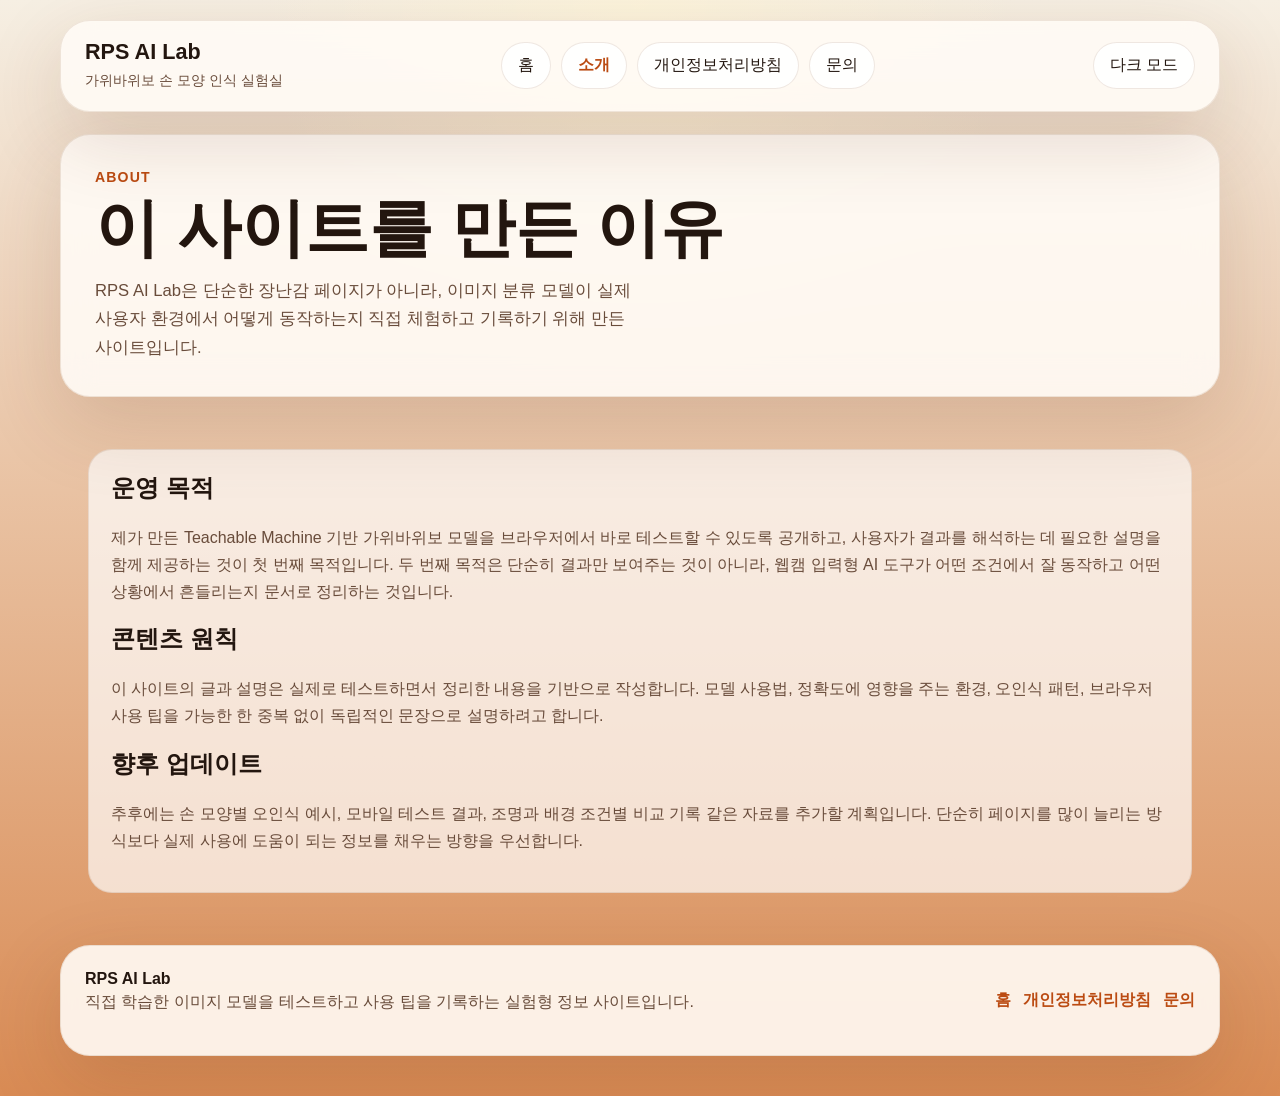
<file: about.html>
<!doctype html>
<html lang="ko">
<head>
  <meta charset="UTF-8" />
  <meta name="viewport" content="width=device-width, initial-scale=1.0" />
  <title>사이트 소개 | RPS AI Lab</title>
  <meta name="description" content="RPS AI Lab의 제작 목적, 콘텐츠 운영 원칙, 모델 실험 방향을 소개합니다." />
  <meta name="google-adsense-account" content="ca-pub-5489177204055109" />
  <!-- Google tag (gtag.js) -->
  <script async src="https://www.googletagmanager.com/gtag/js?id=G-3RGTJP9J47"></script>
  <script>
    window.dataLayer = window.dataLayer || [];
    function gtag(){dataLayer.push(arguments);}
    gtag('js', new Date());

    gtag('config', 'G-3RGTJP9J47');
  </script>
  <link rel="canonical" href="https://leemunsu1.pages.dev/about.html" />
  <link href="/style.css" rel="stylesheet" />
  <script async src="https://pagead2.googlesyndication.com/pagead/js/adsbygoogle.js?client=ca-pub-5489177204055109" crossorigin="anonymous"></script>
  <script defer src="/main.js"></script>
</head>
<body>
  <div class="page-shell">
    <header class="site-header">
      <div class="brand-block">
        <a class="brand" href="/">RPS AI Lab</a>
        <p class="brand-note">가위바위보 손 모양 인식 실험실</p>
      </div>
      <nav class="site-nav" aria-label="주요 메뉴">
        <a class="nav-link" href="/">홈</a>
        <a class="nav-link is-current" href="/about.html">소개</a>
        <a class="nav-link" href="/privacy.html">개인정보처리방침</a>
        <a class="nav-link" href="/contact.html">문의</a>
      </nav>
      <button id="themeToggle" class="theme-toggle" type="button" aria-label="다크 모드 전환" aria-pressed="false">다크 모드</button>
    </header>

    <main class="site-main simple-main">
      <section class="hero hero-simple">
        <div class="hero-copy">
          <p class="eyebrow">About</p>
          <h1>이 사이트를 만든 이유</h1>
          <p class="lead">RPS AI Lab은 단순한 장난감 페이지가 아니라, 이미지 분류 모델이 실제 사용자 환경에서 어떻게 동작하는지 직접 체험하고 기록하기 위해 만든 사이트입니다.</p>
        </div>
      </section>

      <section class="section-block prose-panel">
        <div class="prose-stack">
          <h2>운영 목적</h2>
          <p>제가 만든 Teachable Machine 기반 가위바위보 모델을 브라우저에서 바로 테스트할 수 있도록 공개하고, 사용자가 결과를 해석하는 데 필요한 설명을 함께 제공하는 것이 첫 번째 목적입니다. 두 번째 목적은 단순히 결과만 보여주는 것이 아니라, 웹캠 입력형 AI 도구가 어떤 조건에서 잘 동작하고 어떤 상황에서 흔들리는지 문서로 정리하는 것입니다.</p>
          <h2>콘텐츠 원칙</h2>
          <p>이 사이트의 글과 설명은 실제로 테스트하면서 정리한 내용을 기반으로 작성합니다. 모델 사용법, 정확도에 영향을 주는 환경, 오인식 패턴, 브라우저 사용 팁을 가능한 한 중복 없이 독립적인 문장으로 설명하려고 합니다.</p>
          <h2>향후 업데이트</h2>
          <p>추후에는 손 모양별 오인식 예시, 모바일 테스트 결과, 조명과 배경 조건별 비교 기록 같은 자료를 추가할 계획입니다. 단순히 페이지를 많이 늘리는 방식보다 실제 사용에 도움이 되는 정보를 채우는 방향을 우선합니다.</p>
        </div>
      </section>
    </main>

    <footer class="site-footer">
      <div>
        <strong>RPS AI Lab</strong>
        <p>직접 학습한 이미지 모델을 테스트하고 사용 팁을 기록하는 실험형 정보 사이트입니다.</p>
      </div>
      <div class="footer-links">
        <a href="/">홈</a>
        <a href="/privacy.html">개인정보처리방침</a>
        <a href="/contact.html">문의</a>
      </div>
    </footer>
  </div>
</body>
</html>
</file>
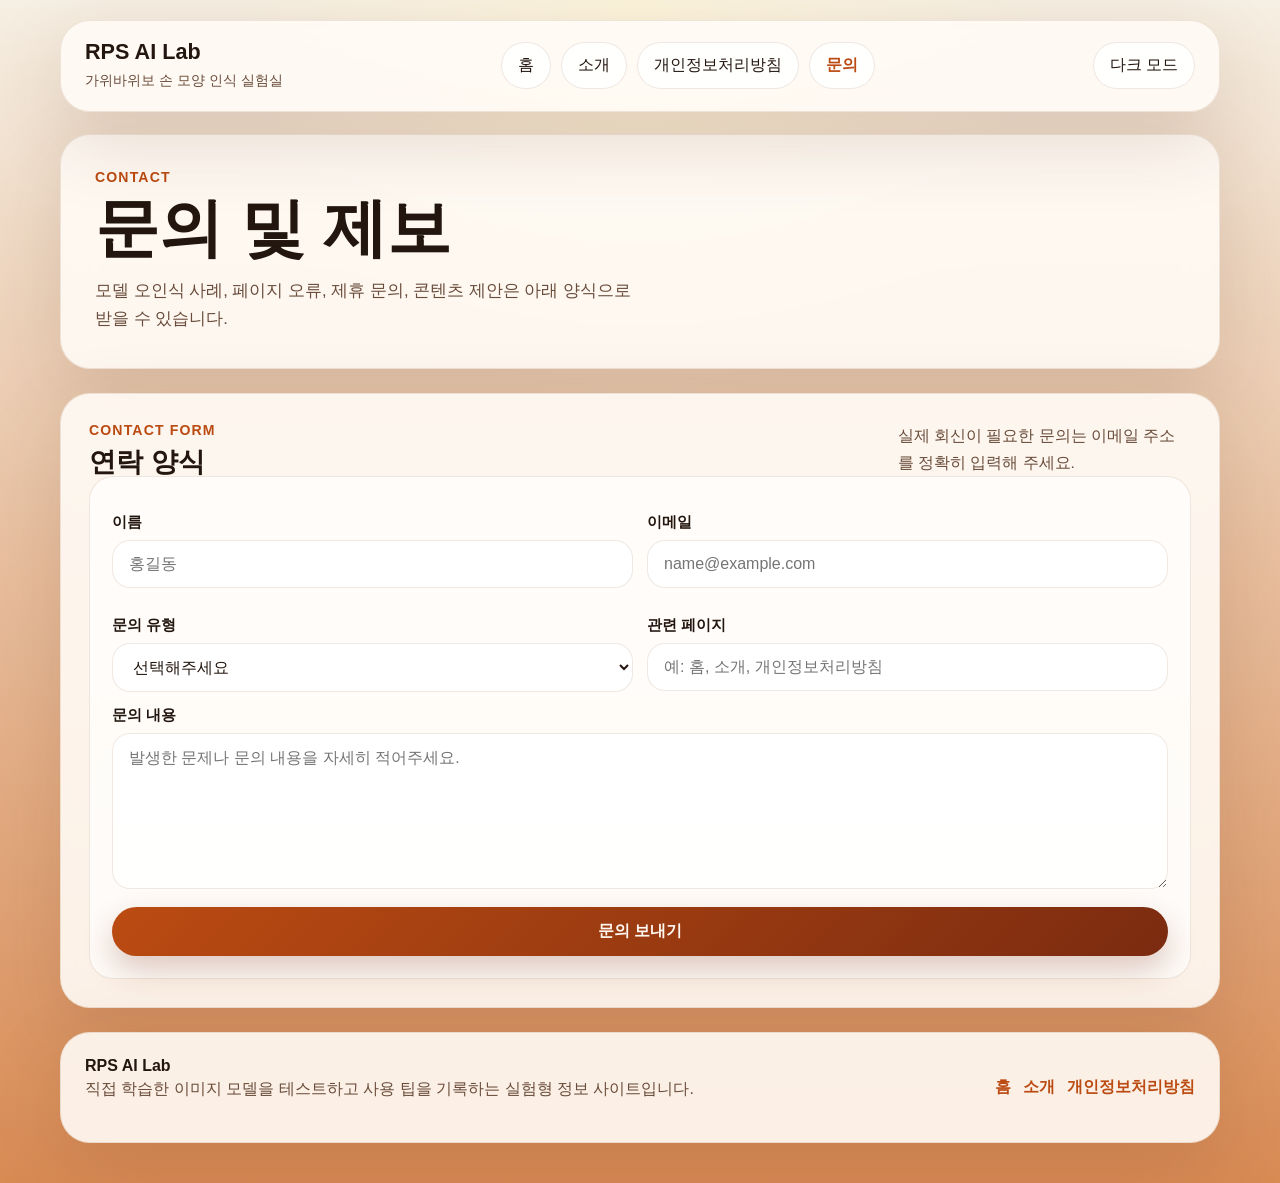
<file: contact.html>
<!doctype html>
<html lang="ko">
<head>
  <meta charset="UTF-8" />
  <meta name="viewport" content="width=device-width, initial-scale=1.0" />
  <title>문의 | RPS AI Lab</title>
  <meta name="description" content="RPS AI Lab에 대한 제휴, 오류 제보, 콘텐츠 문의를 보낼 수 있는 연락 페이지입니다." />
  <meta name="google-adsense-account" content="ca-pub-5489177204055109" />
  <!-- Google tag (gtag.js) -->
  <script async src="https://www.googletagmanager.com/gtag/js?id=G-3RGTJP9J47"></script>
  <script>
    window.dataLayer = window.dataLayer || [];
    function gtag(){dataLayer.push(arguments);}
    gtag('js', new Date());

    gtag('config', 'G-3RGTJP9J47');
  </script>
  <link rel="canonical" href="https://leemunsu1.pages.dev/contact.html" />
  <link href="/style.css" rel="stylesheet" />
  <script async src="https://pagead2.googlesyndication.com/pagead/js/adsbygoogle.js?client=ca-pub-5489177204055109" crossorigin="anonymous"></script>
  <script defer src="/main.js"></script>
</head>
<body>
  <div class="page-shell">
    <header class="site-header">
      <div class="brand-block">
        <a class="brand" href="/">RPS AI Lab</a>
        <p class="brand-note">가위바위보 손 모양 인식 실험실</p>
      </div>
      <nav class="site-nav" aria-label="주요 메뉴">
        <a class="nav-link" href="/">홈</a>
        <a class="nav-link" href="/about.html">소개</a>
        <a class="nav-link" href="/privacy.html">개인정보처리방침</a>
        <a class="nav-link is-current" href="/contact.html">문의</a>
      </nav>
      <button id="themeToggle" class="theme-toggle" type="button" aria-label="다크 모드 전환" aria-pressed="false">다크 모드</button>
    </header>

    <main class="site-main simple-main">
      <section class="hero hero-simple">
        <div class="hero-copy">
          <p class="eyebrow">Contact</p>
          <h1>문의 및 제보</h1>
          <p class="lead">모델 오인식 사례, 페이지 오류, 제휴 문의, 콘텐츠 제안은 아래 양식으로 받을 수 있습니다.</p>
        </div>
      </section>

      <section class="section-block card-panel">
        <div class="section-head">
          <div>
            <p class="label">Contact Form</p>
            <h2 class="section-title">연락 양식</h2>
          </div>
          <p class="section-copy">실제 회신이 필요한 문의는 이메일 주소를 정확히 입력해 주세요.</p>
        </div>

        <form class="contact-form" action="https://formspree.io/f/mjgponjo" method="POST">
          <div class="form-grid">
            <label class="field">
              <span class="field-label">이름</span>
              <input type="text" name="name" placeholder="홍길동" required />
            </label>
            <label class="field">
              <span class="field-label">이메일</span>
              <input type="email" name="email" placeholder="name@example.com" required />
            </label>
            <label class="field">
              <span class="field-label">문의 유형</span>
              <select name="inquiryType" required>
                <option value="">선택해주세요</option>
                <option value="error-report">오류 제보</option>
                <option value="model-feedback">모델 피드백</option>
                <option value="partnership">제휴 문의</option>
                <option value="other">기타</option>
              </select>
            </label>
            <label class="field">
              <span class="field-label">관련 페이지</span>
              <input type="text" name="relatedPage" placeholder="예: 홈, 소개, 개인정보처리방침" />
            </label>
          </div>

          <label class="field">
            <span class="field-label">문의 내용</span>
            <textarea name="message" rows="7" placeholder="발생한 문제나 문의 내용을 자세히 적어주세요." required></textarea>
          </label>

          <input type="hidden" name="_subject" value="RPS AI Lab 문의가 도착했습니다" />
          <button class="primary-button form-submit" type="submit">문의 보내기</button>
        </form>
      </section>
    </main>

    <footer class="site-footer">
      <div>
        <strong>RPS AI Lab</strong>
        <p>직접 학습한 이미지 모델을 테스트하고 사용 팁을 기록하는 실험형 정보 사이트입니다.</p>
      </div>
      <div class="footer-links">
        <a href="/">홈</a>
        <a href="/about.html">소개</a>
        <a href="/privacy.html">개인정보처리방침</a>
      </div>
    </footer>
  </div>
</body>
</html>
</file>
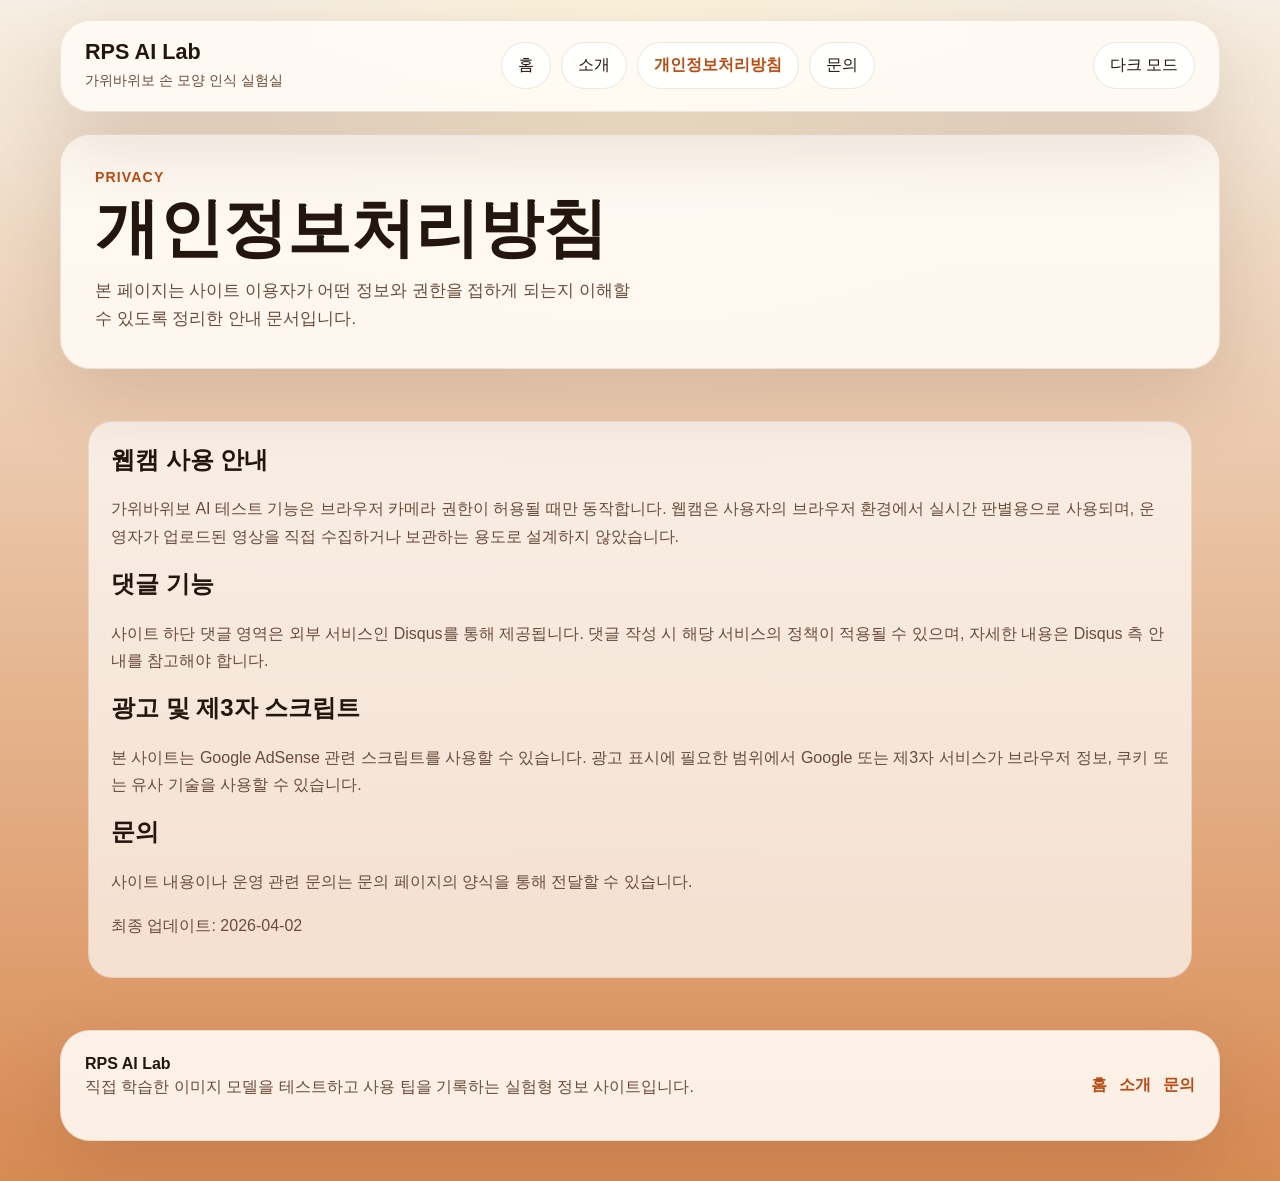
<file: privacy.html>
<!doctype html>
<html lang="ko">
<head>
  <meta charset="UTF-8" />
  <meta name="viewport" content="width=device-width, initial-scale=1.0" />
  <title>개인정보처리방침 | RPS AI Lab</title>
  <meta name="description" content="RPS AI Lab의 개인정보처리방침과 웹캠, 댓글, 광고 관련 안내를 확인할 수 있습니다." />
  <meta name="google-adsense-account" content="ca-pub-5489177204055109" />
  <!-- Google tag (gtag.js) -->
  <script async src="https://www.googletagmanager.com/gtag/js?id=G-3RGTJP9J47"></script>
  <script>
    window.dataLayer = window.dataLayer || [];
    function gtag(){dataLayer.push(arguments);}
    gtag('js', new Date());

    gtag('config', 'G-3RGTJP9J47');
  </script>
  <link rel="canonical" href="https://leemunsu1.pages.dev/privacy.html" />
  <link href="/style.css" rel="stylesheet" />
  <script async src="https://pagead2.googlesyndication.com/pagead/js/adsbygoogle.js?client=ca-pub-5489177204055109" crossorigin="anonymous"></script>
  <script defer src="/main.js"></script>
</head>
<body>
  <div class="page-shell">
    <header class="site-header">
      <div class="brand-block">
        <a class="brand" href="/">RPS AI Lab</a>
        <p class="brand-note">가위바위보 손 모양 인식 실험실</p>
      </div>
      <nav class="site-nav" aria-label="주요 메뉴">
        <a class="nav-link" href="/">홈</a>
        <a class="nav-link" href="/about.html">소개</a>
        <a class="nav-link is-current" href="/privacy.html">개인정보처리방침</a>
        <a class="nav-link" href="/contact.html">문의</a>
      </nav>
      <button id="themeToggle" class="theme-toggle" type="button" aria-label="다크 모드 전환" aria-pressed="false">다크 모드</button>
    </header>

    <main class="site-main simple-main">
      <section class="hero hero-simple">
        <div class="hero-copy">
          <p class="eyebrow">Privacy</p>
          <h1>개인정보처리방침</h1>
          <p class="lead">본 페이지는 사이트 이용자가 어떤 정보와 권한을 접하게 되는지 이해할 수 있도록 정리한 안내 문서입니다.</p>
        </div>
      </section>

      <section class="section-block prose-panel">
        <div class="prose-stack">
          <h2>웹캠 사용 안내</h2>
          <p>가위바위보 AI 테스트 기능은 브라우저 카메라 권한이 허용될 때만 동작합니다. 웹캠은 사용자의 브라우저 환경에서 실시간 판별용으로 사용되며, 운영자가 업로드된 영상을 직접 수집하거나 보관하는 용도로 설계하지 않았습니다.</p>
          <h2>댓글 기능</h2>
          <p>사이트 하단 댓글 영역은 외부 서비스인 Disqus를 통해 제공됩니다. 댓글 작성 시 해당 서비스의 정책이 적용될 수 있으며, 자세한 내용은 Disqus 측 안내를 참고해야 합니다.</p>
          <h2>광고 및 제3자 스크립트</h2>
          <p>본 사이트는 Google AdSense 관련 스크립트를 사용할 수 있습니다. 광고 표시에 필요한 범위에서 Google 또는 제3자 서비스가 브라우저 정보, 쿠키 또는 유사 기술을 사용할 수 있습니다.</p>
          <h2>문의</h2>
          <p>사이트 내용이나 운영 관련 문의는 문의 페이지의 양식을 통해 전달할 수 있습니다.</p>
          <p class="policy-date">최종 업데이트: 2026-04-02</p>
        </div>
      </section>
    </main>

    <footer class="site-footer">
      <div>
        <strong>RPS AI Lab</strong>
        <p>직접 학습한 이미지 모델을 테스트하고 사용 팁을 기록하는 실험형 정보 사이트입니다.</p>
      </div>
      <div class="footer-links">
        <a href="/">홈</a>
        <a href="/about.html">소개</a>
        <a href="/contact.html">문의</a>
      </div>
    </footer>
  </div>
</body>
</html>
</file>
<file: style.css>
:root {
  color-scheme: light;
  --bg-top: #f6efe3;
  --bg-bottom: #d98b54;
  --bg-glow: rgba(255, 246, 218, 0.74);
  --card-bg: rgba(255, 251, 245, 0.9);
  --surface: rgba(255, 255, 255, 0.68);
  --surface-strong: rgba(255, 255, 255, 0.84);
  --surface-border: rgba(126, 65, 28, 0.12);
  --text-main: #23160f;
  --text-soft: #694c3b;
  --accent: #bb4b12;
  --accent-strong: #7b2b10;
  --shadow: 0 26px 80px rgba(91, 42, 16, 0.16);
  --button-shadow: 0 14px 30px rgba(123, 43, 16, 0.24);
}

:root[data-theme="dark"] {
  color-scheme: dark;
  --bg-top: #121723;
  --bg-bottom: #07090f;
  --bg-glow: rgba(255, 157, 93, 0.16);
  --card-bg: rgba(11, 14, 24, 0.92);
  --surface: rgba(21, 26, 39, 0.88);
  --surface-strong: rgba(26, 31, 46, 0.94);
  --surface-border: rgba(255, 160, 93, 0.1);
  --text-main: #f7ede4;
  --text-soft: #cfbcab;
  --accent: #ff9d5d;
  --accent-strong: #ff6d3c;
  --shadow: 0 30px 90px rgba(0, 0, 0, 0.42);
  --button-shadow: 0 18px 34px rgba(255, 109, 60, 0.22);
}

* { box-sizing: border-box; }
html { scroll-behavior: smooth; }
body {
  margin: 0;
  min-height: 100vh;
  font-family: "Trebuchet MS", "Noto Sans KR", sans-serif;
  color: var(--text-main);
  background:
    radial-gradient(circle at top, var(--bg-glow), transparent 30%),
    linear-gradient(180deg, var(--bg-top), var(--bg-bottom));
}
a { color: inherit; text-decoration: none; }
button, input, textarea, select { font: inherit; }
button { cursor: pointer; }

.page-shell {
  width: min(1160px, calc(100% - 32px));
  margin: 0 auto;
  padding: 20px 0 40px;
}

.site-header,
.card-panel,
.hero,
.site-footer,
.info-card {
  border-radius: 30px;
  background: var(--card-bg);
  border: 1px solid var(--surface-border);
  box-shadow: var(--shadow);
  backdrop-filter: blur(16px);
}

.site-header {
  display: grid;
  grid-template-columns: auto 1fr auto;
  gap: 20px;
  align-items: center;
  padding: 18px 24px;
  position: sticky;
  top: 14px;
  z-index: 10;
}

.brand {
  font-size: 1.35rem;
  font-weight: 900;
}

.brand-note {
  margin: 4px 0 0;
  font-size: 0.88rem;
  color: var(--text-soft);
}

.site-nav {
  display: flex;
  justify-content: center;
  gap: 10px;
  flex-wrap: wrap;
}

.nav-link,
.theme-toggle,
.secondary-button,
.ghost-button,
.primary-button,
.primary-link,
.secondary-link {
  border-radius: 999px;
  transition: transform 0.18s ease, background 0.18s ease, border-color 0.18s ease;
}

.nav-link,
.theme-toggle,
.ghost-button,
.secondary-link {
  padding: 12px 16px;
  background: var(--surface-strong);
  border: 1px solid var(--surface-border);
}

.nav-link.is-current {
  color: var(--accent);
  font-weight: 800;
}

.theme-toggle,
.ghost-button {
  color: var(--text-main);
}

.primary-button,
.secondary-button,
.primary-link {
  border: 0;
  background: linear-gradient(135deg, var(--accent), var(--accent-strong));
  color: #fff9f2;
  font-weight: 800;
  box-shadow: var(--button-shadow);
  padding: 14px 18px;
}

.secondary-button { background: linear-gradient(135deg, #4f7ff3, #204bba); }
.primary-link,
.secondary-link { display: inline-flex; align-items: center; justify-content: center; }
.primary-link { padding: 14px 18px; }
.secondary-link { padding: 14px 18px; }

.nav-link:hover,
.theme-toggle:hover,
.ghost-button:hover,
.primary-button:hover,
.secondary-button:hover,
.primary-link:hover,
.secondary-link:hover { transform: translateY(-1px); }

.site-main {
  display: grid;
  gap: 24px;
  padding-top: 22px;
}

.hero {
  display: grid;
  gap: 24px;
  padding: 34px;
}

.hero-home { grid-template-columns: 1.4fr 0.8fr; }
.hero-simple { grid-template-columns: 1fr; }
.hero-copy { max-width: 760px; }

.eyebrow,
.label,
.mini-label {
  margin: 0;
  text-transform: uppercase;
  letter-spacing: 0.08em;
  font-weight: 900;
  color: var(--accent);
}

.eyebrow,
.label { font-size: 0.88rem; }
.mini-label { font-size: 0.76rem; }

h1, h2, h3, p { margin-top: 0; }
h1 {
  margin: 12px 0 0;
  font-size: clamp(2.5rem, 5vw, 4.8rem);
  line-height: 0.97;
}

.lead,
.section-copy,
.hand-meta,
.result-detail,
.policy-date,
.brand-note,
.feature-list,
.prose-stack p,
.prose-grid p,
.faq-item p,
.info-card p,
.guide-card p,
.site-footer p {
  color: var(--text-soft);
  line-height: 1.7;
}

.lead {
  margin: 18px 0 0;
  max-width: 58ch;
  font-size: 1.04rem;
}

.hero-actions,
.action-row,
.footer-links { display: flex; gap: 12px; flex-wrap: wrap; }
.hero-actions { margin-top: 22px; }
.feature-list { margin: 14px 0 0; padding-left: 18px; }
.feature-list li + li { margin-top: 8px; }

.overview-grid,
.prose-grid,
.guide-grid {
  display: grid;
  grid-template-columns: repeat(3, minmax(0, 1fr));
  gap: 18px;
}

.info-card,
.guide-card,
.score-card,
.result-banner,
.stat-chip,
.prediction-row,
.faq-item {
  background: var(--surface);
  border: 1px solid var(--surface-border);
  border-radius: 24px;
}

.info-card,
.guide-card,
.result-banner,
.faq-item,
.score-card { padding: 22px; }

.section-block,
.card-panel,
.prose-panel,
.comments-section {
  padding: 28px;
}

.section-head {
  display: flex;
  justify-content: space-between;
  gap: 16px;
  align-items: flex-end;
}

.compact-head { align-items: flex-start; }
.section-title {
  margin: 10px 0 0;
  font-size: clamp(1.7rem, 2vw, 2.4rem);
  line-height: 1.05;
}

.sub-title {
  margin: 10px 0 0;
  font-size: 1.4rem;
}

.section-copy {
  margin: 0;
  max-width: 34ch;
  font-size: 0.97rem;
}

.playground {
  display: grid;
  grid-template-columns: 1.05fr 0.95fr;
  gap: 24px;
  margin-top: 20px;
}

.camera-stage { margin-top: 22px; }
.camera-mount {
  min-height: 360px;
  display: grid;
  place-items: center;
  border-radius: 28px;
  background: linear-gradient(180deg, rgba(255,255,255,0.12), transparent), var(--surface);
  border: 1px solid var(--surface-border);
  overflow: hidden;
}
.camera-placeholder {
  display: grid;
  gap: 8px;
  padding: 28px;
  text-align: center;
  color: var(--text-soft);
}
.webcam-canvas { width: 100%; display: block; }
.action-row { margin-top: 18px; }
.action-row > button { flex: 1; }

.score-grid,
.stats-strip,
.form-grid {
  display: grid;
  gap: 14px;
}
.score-grid { margin-top: 22px; grid-template-columns: repeat(2, minmax(0, 1fr)); }
.stats-strip { margin-top: 14px; grid-template-columns: repeat(3, minmax(0, 1fr)); }
.stat-chip { padding: 16px; text-align: center; }
.stat-chip strong { display: block; margin-top: 8px; font-size: 1.7rem; }
.hand-value { margin: 10px 0 0; font-size: clamp(2rem, 4vw, 3rem); font-weight: 900; line-height: 1; }
.result-banner { margin-top: 14px; }
.result-title { margin: 10px 0 0; font-size: clamp(1.8rem, 3vw, 2.8rem); }
.result-detail { margin: 10px 0 0; }

.prediction-list { margin-top: 20px; display: grid; gap: 12px; }
.prediction-row {
  padding: 16px;
  display: grid;
  grid-template-columns: 120px minmax(0, 1fr) 72px;
  gap: 12px;
  align-items: center;
}
.prediction-name,
.prediction-value { font-weight: 800; }
.prediction-track {
  height: 12px;
  border-radius: 999px;
  overflow: hidden;
  background: rgba(0,0,0,0.08);
}
.prediction-fill {
  height: 100%;
  width: 0;
  border-radius: inherit;
  background: linear-gradient(135deg, var(--accent), var(--accent-strong));
  transition: width 0.16s ease;
}

.prose-grid { margin-top: 20px; }
.prose-grid article,
.prose-stack,
.contact-form {
  background: var(--surface);
  border: 1px solid var(--surface-border);
  border-radius: 24px;
  padding: 22px;
}
.prose-stack h2 + p,
.prose-stack p + h2 { margin-top: 18px; }
.faq-list { margin-top: 20px; display: grid; gap: 14px; }

.field { display: flex; flex-direction: column; gap: 8px; margin-top: 14px; }
.field-label { font-size: 0.92rem; font-weight: 700; }
.form-grid { grid-template-columns: repeat(2, minmax(0, 1fr)); }
.field input,
.field select,
.field textarea {
  width: 100%;
  padding: 14px 16px;
  border: 1px solid var(--surface-border);
  border-radius: 18px;
  background: var(--surface-strong);
  color: var(--text-main);
  resize: vertical;
}
.field input:focus,
.field select:focus,
.field textarea:focus {
  outline: none;
  border-color: var(--accent);
  box-shadow: 0 0 0 4px rgba(187, 75, 18, 0.12);
}
.form-submit { width: 100%; margin-top: 18px; }

.site-footer {
  margin-top: 24px;
  padding: 24px;
  display: flex;
  justify-content: space-between;
  gap: 20px;
  align-items: center;
}
.footer-links { justify-content: flex-end; }
.footer-links a { color: var(--accent); font-weight: 700; }

#disqus_thread {
  margin-top: 20px;
  padding: 18px;
  border-radius: 24px;
  background: var(--surface);
  border: 1px solid var(--surface-border);
}

@media (max-width: 960px) {
  .site-header,
  .hero-home,
  .overview-grid,
  .playground,
  .prose-grid,
  .guide-grid,
  .section-head,
  .site-footer {
    grid-template-columns: 1fr;
    flex-direction: column;
    align-items: flex-start;
  }

  .overview-grid,
  .playground,
  .prose-grid,
  .guide-grid { display: grid; }

  .site-nav { justify-content: flex-start; }
  .score-grid,
  .stats-strip,
  .form-grid { grid-template-columns: 1fr; }
}

@media (max-width: 640px) {
  .page-shell { width: min(100% - 20px, 1160px); }
  .site-header,
  .hero,
  .section-block,
  .card-panel,
  .prose-panel,
  .site-footer,
  .info-card { border-radius: 24px; }
  .site-header,
  .hero,
  .section-block,
  .card-panel,
  .prose-panel,
  .comments-section,
  .site-footer,
  .info-card { padding: 20px; }
  .camera-mount { min-height: 280px; }
  .prediction-row,
  .action-row { display: grid; grid-template-columns: 1fr; }
}
</file>
